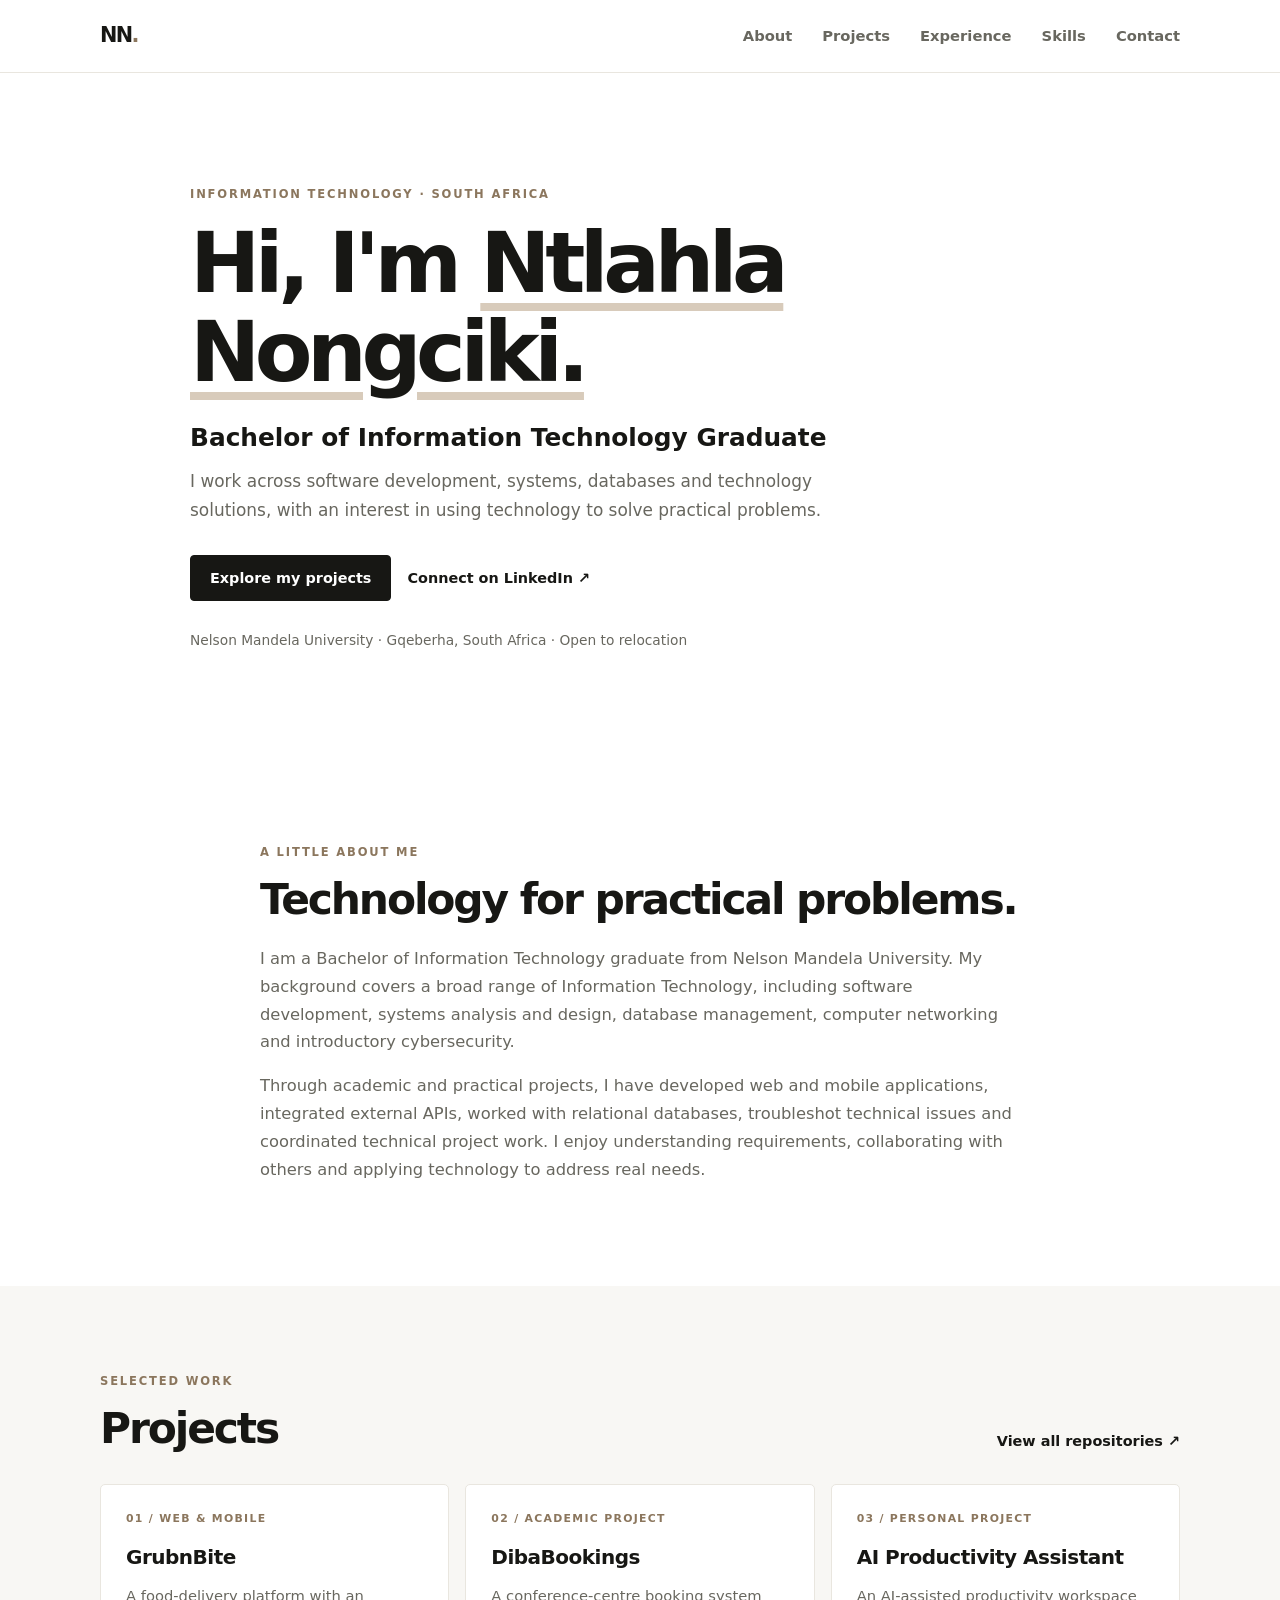
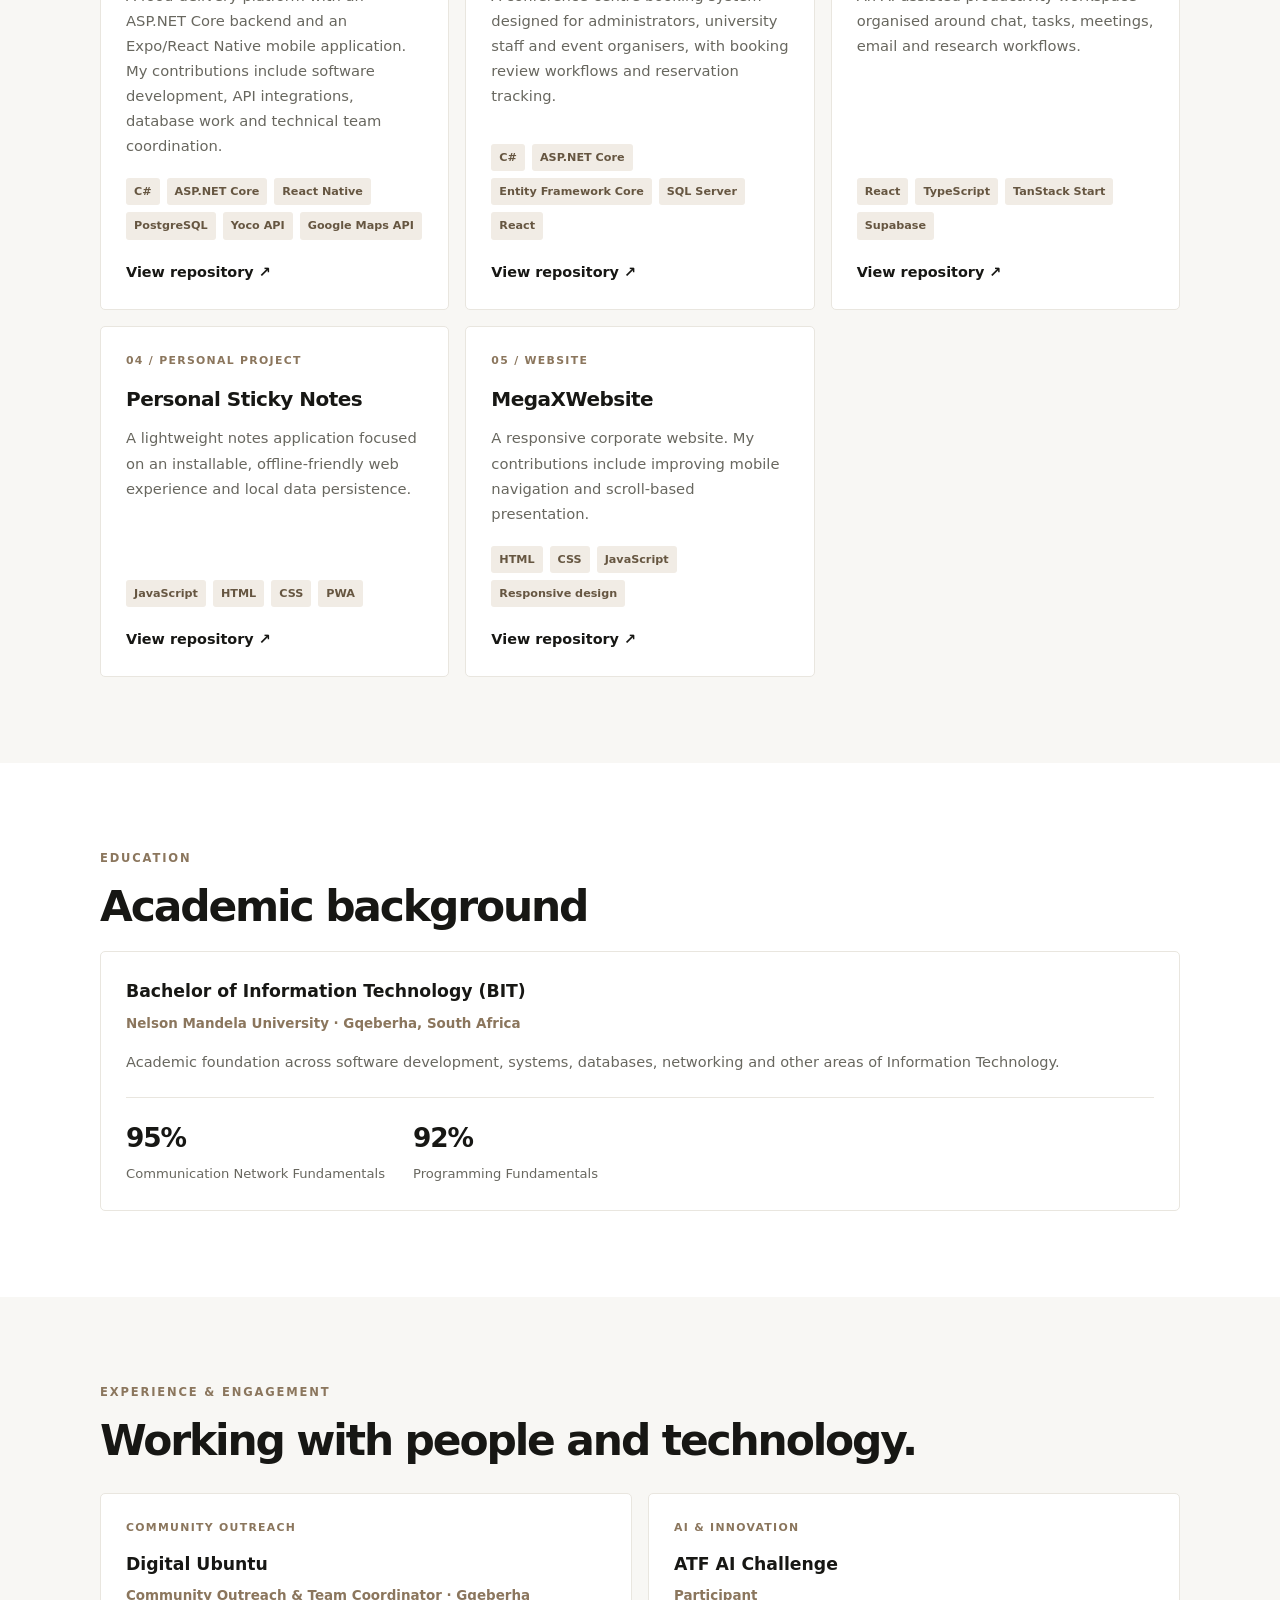
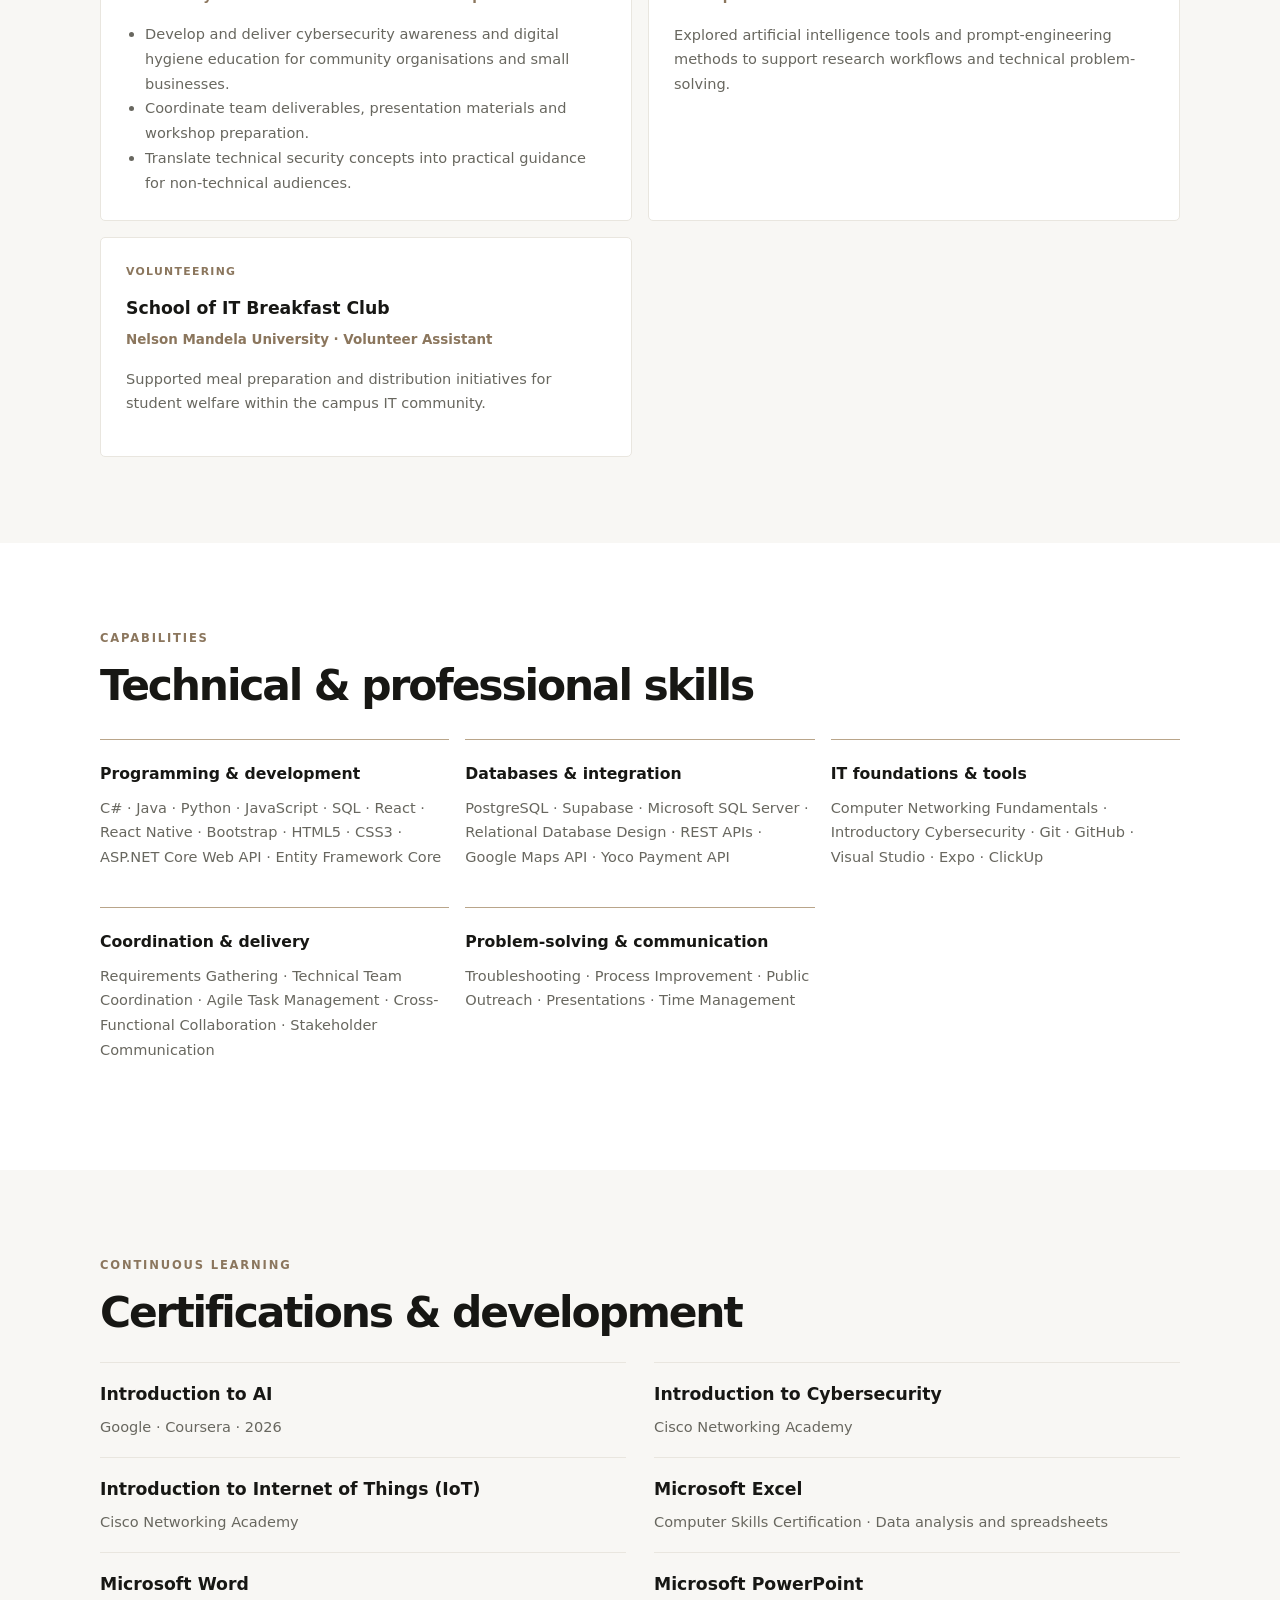
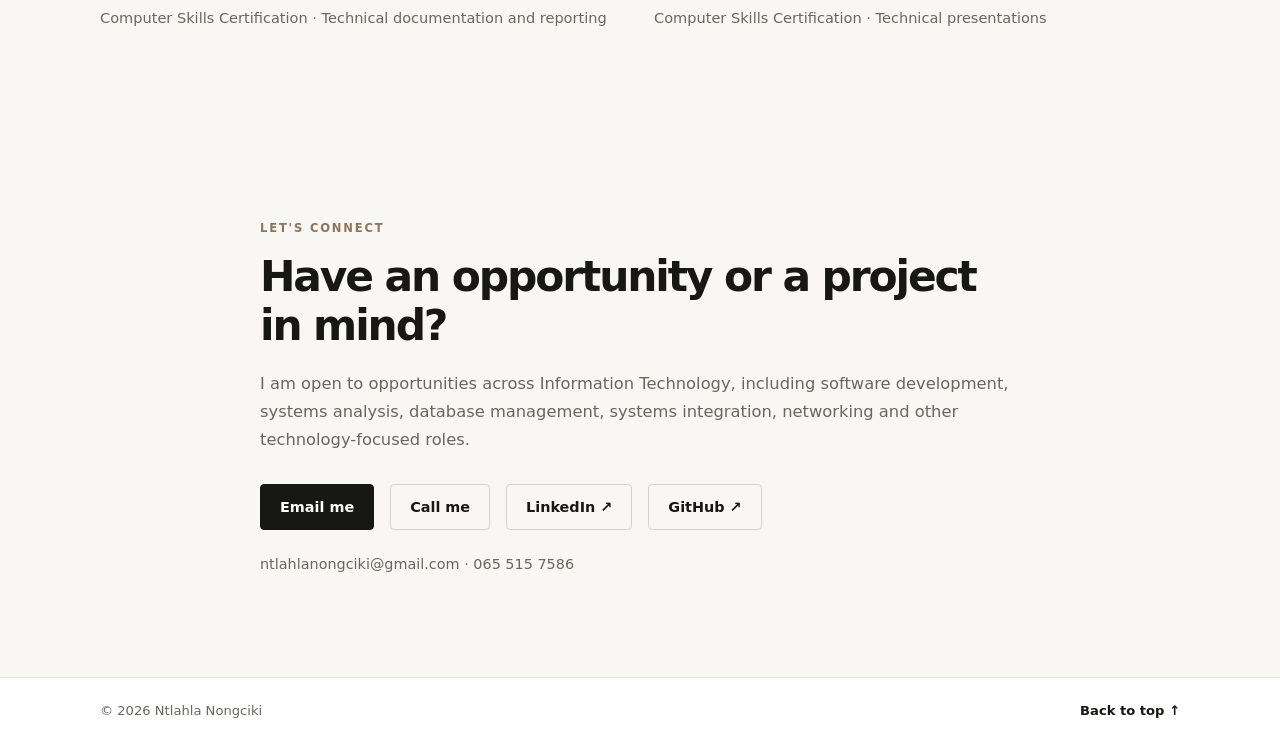
<file: index.html>
<!DOCTYPE html>
<html lang="en">
<head>
    <meta charset="utf-8">
    <meta name="viewport" content="width=device-width, initial-scale=1">
    <meta name="description" content="Portfolio of Ntlahla Nongciki, Bachelor of Information Technology graduate with experience across software development, systems, databases, networking and technology solutions.">
    <meta name="theme-color" content="#ffffff">
    <title>Ntlahla Nongciki | Information Technology</title>
    <link rel="stylesheet" href="Style.css">
</head>
<body>
    <header class="site-header">
        <nav class="nav container" aria-label="Main navigation">
            <a class="brand" href="#home" aria-label="Ntlahla Nongciki, home">NN<span>.</span></a>
            <div class="nav-links">
                <a href="#about">About</a>
                <a href="#projects">Projects</a>
                <a href="#experience">Experience</a>
                <a href="#skills">Skills</a>
                <a href="#contact">Contact</a>
            </div>
        </nav>
    </header>

    <main>
        <section class="hero" id="home">
            <div class="container hero-content">
                <p class="eyebrow">INFORMATION TECHNOLOGY · SOUTH AFRICA</p>
                <h1>Hi, I'm <span>Ntlahla Nongciki.</span></h1>
                <h2>Bachelor of Information Technology Graduate</h2>
                <p class="hero-copy">I work across software development, systems, databases and technology solutions, with an interest in using technology to solve practical problems.</p>
                <div class="hero-actions">
                    <a class="button button-primary" href="#projects">Explore my projects</a>
                    <a class="text-link" href="https://www.linkedin.com/in/ntlahla-nongciki-a1a603303/" target="_blank" rel="noopener noreferrer">Connect on LinkedIn ↗</a>
                </div>
                <p class="location-note">Nelson Mandela University · Gqeberha, South Africa · Open to relocation</p>
            </div>
        </section>

        <section class="section about" id="about">
            <div class="container narrow">
                <p class="eyebrow">A LITTLE ABOUT ME</p>
                <h2>Technology for practical problems.</h2>
                <p>I am a Bachelor of Information Technology graduate from Nelson Mandela University. My background covers a broad range of Information Technology, including software development, systems analysis and design, database management, computer networking and introductory cybersecurity.</p>
                <p>Through academic and practical projects, I have developed web and mobile applications, integrated external APIs, worked with relational databases, troubleshot technical issues and coordinated technical project work. I enjoy understanding requirements, collaborating with others and applying technology to address real needs.</p>
            </div>
        </section>

        <section class="section projects" id="projects">
            <div class="container">
                <div class="section-heading">
                    <div><p class="eyebrow">SELECTED WORK</p><h2>Projects</h2></div>
                    <a class="text-link" href="https://github.com/Ntlahla5408?tab=repositories" target="_blank" rel="noopener noreferrer">View all repositories ↗</a>
                </div>
                <div class="project-grid">
                    <article class="project-card">
                        <p class="project-number">01 / WEB &amp; MOBILE</p><h3>GrubnBite</h3>
                        <p>A food-delivery platform with an ASP.NET Core backend and an Expo/React Native mobile application. My contributions include software development, API integrations, database work and technical team coordination.</p>
                        <ul class="tag-list"><li>C#</li><li>ASP.NET Core</li><li>React Native</li><li>PostgreSQL</li><li>Yoco API</li><li>Google Maps API</li></ul>
                        <a class="card-link" href="https://github.com/Mega-X-Industries/GrabnBite" target="_blank" rel="noopener noreferrer">View repository ↗</a>
                    </article>
                    <article class="project-card">
                        <p class="project-number">02 / ACADEMIC PROJECT</p><h3>DibaBookings</h3>
                        <p>A conference-centre booking system designed for administrators, university staff and event organisers, with booking review workflows and reservation tracking.</p>
                        <ul class="tag-list"><li>C#</li><li>ASP.NET Core</li><li>Entity Framework Core</li><li>SQL Server</li><li>React</li></ul>
                        <a class="card-link" href="https://github.com/Ntlahla5408/DibaBookings" target="_blank" rel="noopener noreferrer">View repository ↗</a>
                    </article>
                    <article class="project-card">
                        <p class="project-number">03 / PERSONAL PROJECT</p><h3>AI Productivity Assistant</h3>
                        <p>An AI-assisted productivity workspace organised around chat, tasks, meetings, email and research workflows.</p>
                        <ul class="tag-list"><li>React</li><li>TypeScript</li><li>TanStack Start</li><li>Supabase</li></ul>
                        <a class="card-link" href="https://github.com/Ntlahla5408/ai_productivity_assistant" target="_blank" rel="noopener noreferrer">View repository ↗</a>
                    </article>
                    <article class="project-card">
                        <p class="project-number">04 / PERSONAL PROJECT</p><h3>Personal Sticky Notes</h3>
                        <p>A lightweight notes application focused on an installable, offline-friendly web experience and local data persistence.</p>
                        <ul class="tag-list"><li>JavaScript</li><li>HTML</li><li>CSS</li><li>PWA</li></ul>
                        <a class="card-link" href="https://github.com/Ntlahla5408/Personal_Sticky_Notes" target="_blank" rel="noopener noreferrer">View repository ↗</a>
                    </article>
                    <article class="project-card">
                        <p class="project-number">05 / WEBSITE</p><h3>MegaXWebsite</h3>
                        <p>A responsive corporate website. My contributions include improving mobile navigation and scroll-based presentation.</p>
                        <ul class="tag-list"><li>HTML</li><li>CSS</li><li>JavaScript</li><li>Responsive design</li></ul>
                        <a class="card-link" href="https://github.com/Mega-X-Industries/MegaXWebsite" target="_blank" rel="noopener noreferrer">View repository ↗</a>
                    </article>
                </div>
            </div>
        </section>

        <section class="section education" id="education">
            <div class="container">
                <p class="eyebrow">EDUCATION</p><h2>Academic background</h2>
                <article class="detail-card">
                    <div><h3>Bachelor of Information Technology (BIT)</h3><p class="detail-meta">Nelson Mandela University · Gqeberha, South Africa</p></div>
                    <p>Academic foundation across software development, systems, databases, networking and other areas of Information Technology.</p>
                    <div class="achievement-list">
                        <div><strong>95%</strong><span>Communication Network Fundamentals</span></div>
                        <div><strong>92%</strong><span>Programming Fundamentals</span></div>
                    </div>
                </article>
            </div>
        </section>

        <section class="section experience" id="experience">
            <div class="container">
                <p class="eyebrow">EXPERIENCE &amp; ENGAGEMENT</p><h2>Working with people and technology.</h2>
                <div class="detail-grid">
                    <article class="detail-card">
                        <p class="project-number">COMMUNITY OUTREACH</p><h3>Digital Ubuntu</h3>
                        <p class="detail-meta">Community Outreach &amp; Team Coordinator · Gqeberha</p>
                        <ul><li>Develop and deliver cybersecurity awareness and digital hygiene education for community organisations and small businesses.</li><li>Coordinate team deliverables, presentation materials and workshop preparation.</li><li>Translate technical security concepts into practical guidance for non-technical audiences.</li></ul>
                    </article>
                    <article class="detail-card">
                        <p class="project-number">AI &amp; INNOVATION</p><h3>ATF AI Challenge</h3>
                        <p class="detail-meta">Participant</p>
                        <p>Explored artificial intelligence tools and prompt-engineering methods to support research workflows and technical problem-solving.</p>
                    </article>
                    <article class="detail-card">
                        <p class="project-number">VOLUNTEERING</p><h3>School of IT Breakfast Club</h3>
                        <p class="detail-meta">Nelson Mandela University · Volunteer Assistant</p>
                        <p>Supported meal preparation and distribution initiatives for student welfare within the campus IT community.</p>
                    </article>
                </div>
            </div>
        </section>

        <section class="section skills" id="skills">
            <div class="container">
                <p class="eyebrow">CAPABILITIES</p><h2>Technical &amp; professional skills</h2>
                <div class="skill-groups">
                    <div class="skill-group"><h3>Programming &amp; development</h3><p>C# · Java · Python · JavaScript · SQL · React · React Native · Bootstrap · HTML5 · CSS3 · ASP.NET Core Web API · Entity Framework Core</p></div>
                    <div class="skill-group"><h3>Databases &amp; integration</h3><p>PostgreSQL · Supabase · Microsoft SQL Server · Relational Database Design · REST APIs · Google Maps API · Yoco Payment API</p></div>
                    <div class="skill-group"><h3>IT foundations &amp; tools</h3><p>Computer Networking Fundamentals · Introductory Cybersecurity · Git · GitHub · Visual Studio · Expo · ClickUp</p></div>
                    <div class="skill-group"><h3>Coordination &amp; delivery</h3><p>Requirements Gathering · Technical Team Coordination · Agile Task Management · Cross-Functional Collaboration · Stakeholder Communication</p></div>
                    <div class="skill-group"><h3>Problem-solving &amp; communication</h3><p>Troubleshooting · Process Improvement · Public Outreach · Presentations · Time Management</p></div>
                </div>
            </div>
        </section>

        <section class="section certifications" id="certifications">
            <div class="container">
                <p class="eyebrow">CONTINUOUS LEARNING</p><h2>Certifications &amp; development</h2>
                <div class="cert-list">
                    <div><h3>Introduction to AI</h3><p>Google · Coursera · 2026</p></div>
                    <div><h3>Introduction to Cybersecurity</h3><p>Cisco Networking Academy</p></div>
                    <div><h3>Introduction to Internet of Things (IoT)</h3><p>Cisco Networking Academy</p></div>
                    <div><h3>Microsoft Excel</h3><p>Computer Skills Certification · Data analysis and spreadsheets</p></div>
                    <div><h3>Microsoft Word</h3><p>Computer Skills Certification · Technical documentation and reporting</p></div>
                    <div><h3>Microsoft PowerPoint</h3><p>Computer Skills Certification · Technical presentations</p></div>
                </div>
            </div>
        </section>

        <section class="section contact" id="contact">
            <div class="container narrow">
                <p class="eyebrow">LET'S CONNECT</p>
                <h2>Have an opportunity or a project in mind?</h2>
                <p>I am open to opportunities across Information Technology, including software development, systems analysis, database management, systems integration, networking and other technology-focused roles.</p>
                <div class="contact-actions">
                    <a class="button button-primary" href="mailto:ntlahlanongciki@gmail.com">Email me</a>
                    <a class="button button-secondary" href="tel:+27655157586">Call me</a>
                    <a class="button button-secondary" href="https://www.linkedin.com/in/ntlahla-nongciki-a1a603303/" target="_blank" rel="noopener noreferrer">LinkedIn ↗</a>
                    <a class="button button-secondary" href="https://github.com/Ntlahla5408" target="_blank" rel="noopener noreferrer">GitHub ↗</a>
                </div>
                <p class="contact-email">ntlahlanongciki@gmail.com · 065 515 7586</p>
            </div>
        </section>
    </main>

    <footer class="site-footer"><div class="container footer-inner"><span>© 2026 Ntlahla Nongciki</span><a href="#home">Back to top ↑</a></div></footer>
</body>
</html>
</file>
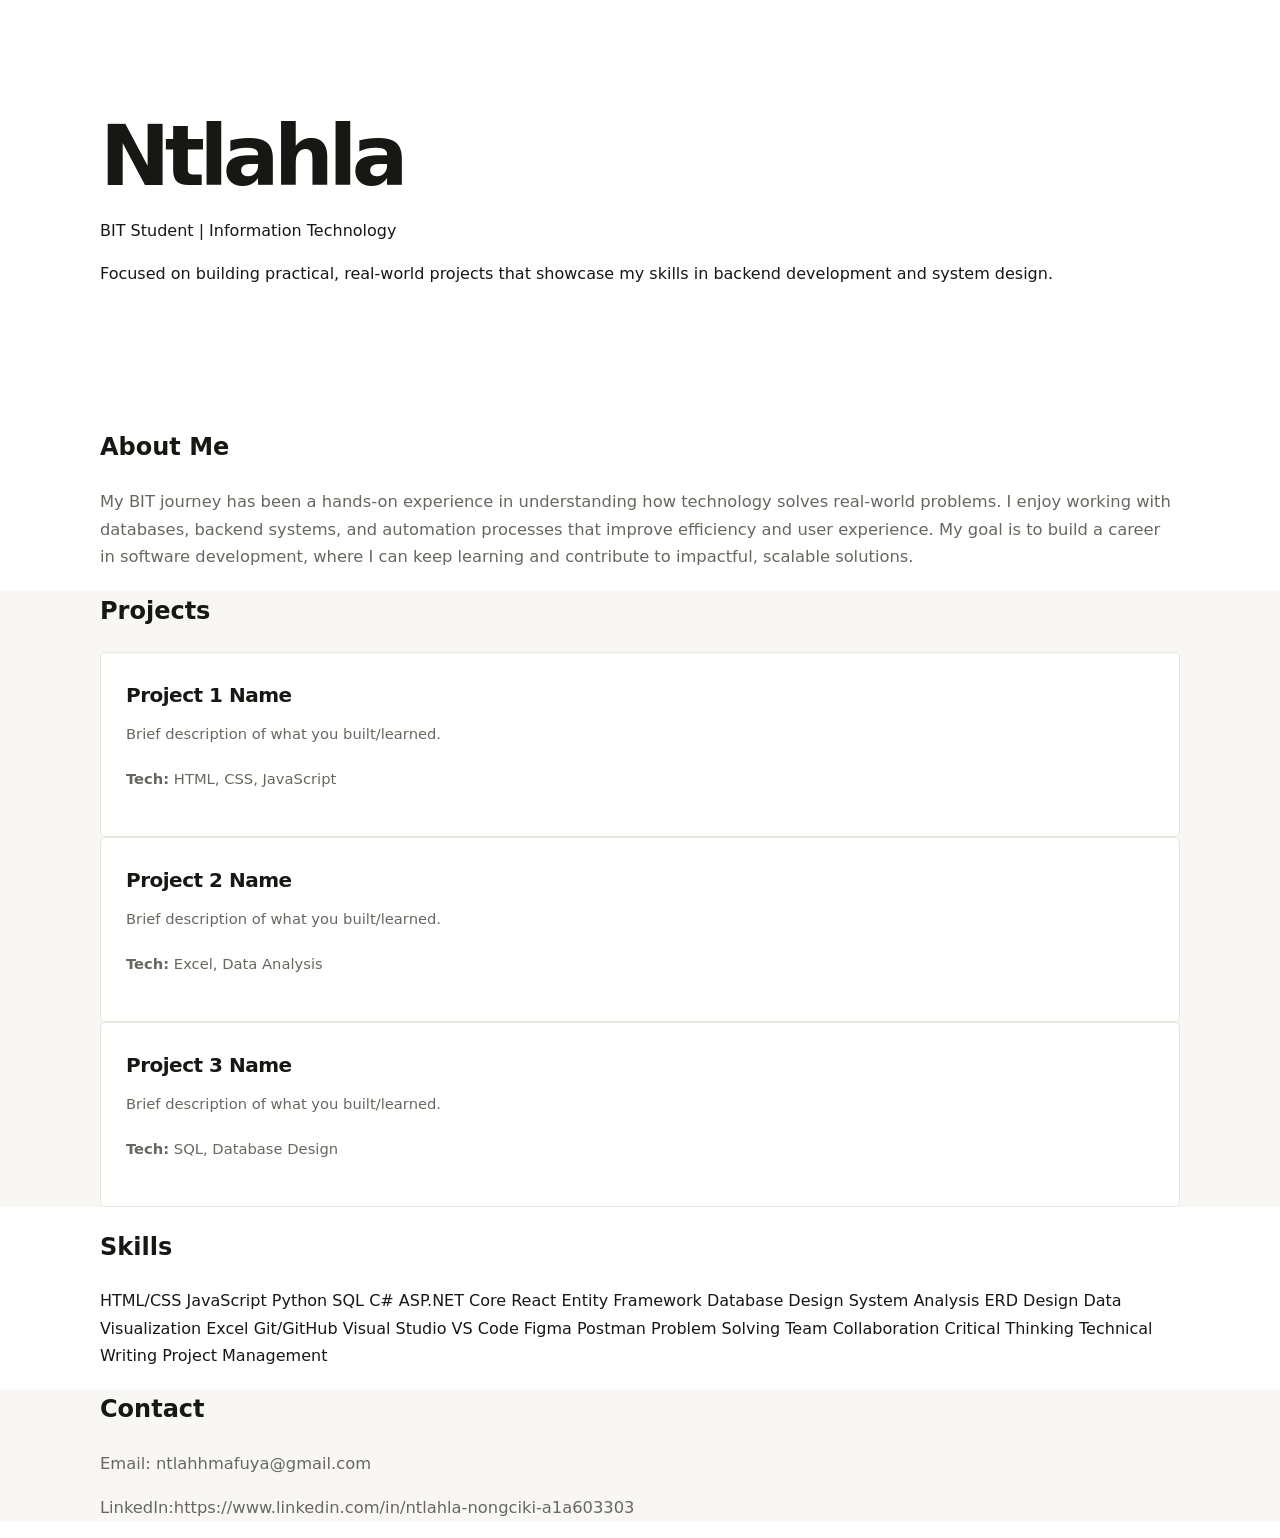
<file: Basics.html>
﻿<!DOCTYPE html>
<html>
<head>
    <meta charset="utf-8" />
    <title>Ntlahla</title>
    <link href="Style.css" rel="stylesheet" />
</head>
<body>
    <!-- HERO SECTION -->
    <section class="hero">
        <div class="container">
            <h1>Ntlahla</h1>
            <p>BIT Student | Information Technology</p>
            <p>
                Focused on building practical, real-world projects that showcase my skills in backend development and system design.
            </p>
        </div>
    </section>

    <!-- ABOUT -->
    <section class="about">
        <div class="container">
            <h2>About Me</h2>
            <p>
                My BIT journey has been a hands-on experience in understanding how technology solves real-world problems.
                I enjoy working with databases, backend systems, and automation processes that improve efficiency and user experience.
                My goal is to build a career in software development, where I can keep learning and contribute to impactful, scalable solutions.
            </p>
        </div>
    </section>

    <!-- PROJECTS -->
    <section class="projects">
        <div class="container">
            <h2>Projects</h2>

            <div class="project-card">
                <h3>Project 1 Name</h3>
                <p>Brief description of what you built/learned.</p>
                <p><strong>Tech:</strong> HTML, CSS, JavaScript</p>
            </div>

            <div class="project-card">
                <h3>Project 2 Name</h3>
                <p>Brief description of what you built/learned.</p>
                <p><strong>Tech:</strong> Excel, Data Analysis</p>
            </div>

            <div class="project-card">
                <h3>Project 3 Name</h3>
                <p>Brief description of what you built/learned.</p>
                <p><strong>Tech:</strong> SQL, Database Design</p>
            </div>
        </div>
    </section>

    <!-- SKILLS -->
    <section class="skills">
        <div class="container">
            <h2>Skills</h2>
            <div class="skills-list">
                <!-- Core Technical Skills -->
                <span class="skill-tag">HTML/CSS</span>
                <span class="skill-tag">JavaScript</span>
                <span class="skill-tag">Python</span>
                <span class="skill-tag">SQL</span>
                <span class="skill-tag">C#</span>
                <span class="skill-tag">ASP.NET Core</span>
                <span class="skill-tag">React</span>
                <span class="skill-tag">Entity Framework</span>

                <!-- Data & Systems -->
                <span class="skill-tag">Database Design</span>
                <span class="skill-tag">System Analysis</span>
                <span class="skill-tag">ERD Design</span>
                <span class="skill-tag">Data Visualization</span>
                <span class="skill-tag">Excel</span>

                <!-- Tools & Platforms -->
                <span class="skill-tag">Git/GitHub</span>
                <span class="skill-tag">Visual Studio</span>
                <span class="skill-tag">VS Code</span>
                <span class="skill-tag">Figma</span>
                <span class="skill-tag">Postman</span>

                <!-- Professional & Soft Skills -->
                <span class="skill-tag">Problem Solving</span>
                <span class="skill-tag">Team Collaboration</span>
                <span class="skill-tag">Critical Thinking</span>
                <span class="skill-tag">Technical Writing</span>
                <span class="skill-tag">Project Management</span>
            </div>
        </div>
    </section>


    <!-- CONTACT -->
    <section class="contact">
        <div class="container">
            <h2>Contact</h2>
            <p>Email: ntlahhmafuya@gmail.com</p>
            <p>LinkedIn:https://www.linkedin.com/in/ntlahla-nongciki-a1a603303</p>
        </div>
    </section>
</body>
</html>
</file>
<file: Style.css>
:root {
    color-scheme: light;
    --ink: #171714;
    --muted: #68675f;
    --paper: #ffffff;
    --soft: #f8f7f4;
    --line: #e9e6df;
    --accent: #b9a58a;
    --accent-dark: #8b765d;
    --accent-wash: #f1ece5;
    font-family: Inter, ui-sans-serif, system-ui, -apple-system, BlinkMacSystemFont, "Segoe UI", sans-serif;
}

* { box-sizing: border-box; }
html { scroll-behavior: smooth; scroll-padding-top: 84px; }
body { margin: 0; background: var(--paper); color: var(--ink); line-height: 1.7; }
a { color: inherit; }
.container { width: min(1080px, calc(100% - 48px)); margin-inline: auto; }
.narrow { max-width: 760px; }

.site-header { position: sticky; top: 0; z-index: 10; background: rgba(255,255,255,.96); border-bottom: 1px solid var(--line); }
.nav { min-height: 72px; display: flex; align-items: center; justify-content: space-between; gap: 24px; }
.brand { font-size: 1.3rem; font-weight: 850; letter-spacing: -.08em; text-decoration: none; }
.brand span { color: var(--accent-dark); }
.nav-links { display: flex; gap: 30px; }
.nav-links a { color: var(--muted); font-size: .92rem; font-weight: 600; text-decoration: none; transition: color .18s ease; }
.nav-links a:hover, .text-link:hover, .card-link:hover, .site-footer a:hover { color: var(--accent-dark); }

.hero { padding: 112px 0 104px; background: var(--paper); }
.hero-content { max-width: 900px; }
.eyebrow { margin: 0 0 14px; color: var(--accent-dark); font-size: .72rem; font-weight: 800; letter-spacing: .16em; }
.hero h1 { max-width: 850px; margin: 0; font-size: clamp(2.8rem, 7vw, 5.25rem); line-height: 1.06; letter-spacing: -.065em; }
.hero h1 span { text-decoration: underline; text-decoration-color: #d8cbbb; text-decoration-thickness: .09em; text-underline-offset: .13em; }
.hero h2 { max-width: 700px; margin: 24px 0 12px; font-size: clamp(1.15rem, 2.7vw, 1.55rem); font-weight: 600; line-height: 1.4; }
.hero-copy { max-width: 650px; margin: 0; color: var(--muted); font-size: 1.06rem; }
.hero-actions, .contact-actions { display: flex; flex-wrap: wrap; align-items: center; gap: 16px; margin-top: 30px; }
.button { display: inline-flex; min-height: 46px; align-items: center; justify-content: center; padding: 10px 19px; border: 1px solid var(--ink); border-radius: 4px; font-size: .9rem; font-weight: 700; text-decoration: none; transition: background .18s ease, color .18s ease, border-color .18s ease; }
.button-primary { background: var(--ink); color: #fff; }
.button-primary:hover { background: var(--accent-dark); border-color: var(--accent-dark); }
.button-secondary { border-color: #d8d3ca; color: var(--ink); }
.button-secondary:hover { background: var(--accent-wash); border-color: var(--accent); }
.text-link, .card-link { color: var(--ink); font-size: .9rem; font-weight: 700; text-decoration: none; }
.location-note { margin: 28px 0 0; color: var(--muted); font-size: .86rem; }

.section { padding: 86px 0; }
.section h2 { margin: 0 0 20px; font-size: clamp(2rem, 4vw, 2.65rem); line-height: 1.15; letter-spacing: -.05em; }
.about p:not(.eyebrow), .contact p:not(.eyebrow) { color: var(--muted); font-size: 1.02rem; }
.projects { background: var(--soft); }
.section-heading { display: flex; align-items: end; justify-content: space-between; gap: 20px; margin-bottom: 30px; }
.section-heading h2 { margin-bottom: 0; }
.project-grid { display: grid; grid-template-columns: repeat(3, minmax(0, 1fr)); gap: 16px; }
.project-card { display: flex; flex-direction: column; min-height: 100%; padding: 25px; border: 1px solid var(--line); border-radius: 5px; background: var(--paper); }
.project-number { margin: 0 0 12px; color: var(--accent-dark); font-size: .68rem; font-weight: 800; letter-spacing: .12em; }
.project-card h3 { margin: 0 0 9px; font-size: 1.25rem; letter-spacing: -.025em; }
.project-card p:not(.project-number) { margin: 0 0 20px; color: var(--muted); font-size: .92rem; }
.tag-list { display: flex; flex-wrap: wrap; gap: 7px; margin: auto 0 20px; padding: 0; list-style: none; }
.tag-list li { padding: 4px 8px; border-radius: 3px; background: var(--accent-wash); color: #665641; font-size: .7rem; font-weight: 650; }
.card-link { align-self: flex-start; }

.skills { background: var(--paper); }
.skill-groups { display: grid; grid-template-columns: repeat(3, minmax(0, 1fr)); gap: 16px; margin-top: 28px; }
.skill-group { padding: 21px 0; border-top: 1px solid var(--accent); }
.skill-group h3 { margin: 0 0 8px; font-size: .98rem; }
.skill-group p { margin: 0; color: var(--muted); font-size: .91rem; }

.contact { background: var(--soft); }
.contact-email { margin-top: 22px; font-size: .9rem !important; }
.site-footer { padding: 22px 0; border-top: 1px solid var(--line); background: var(--paper); color: var(--muted); font-size: .82rem; }
.footer-inner { display: flex; justify-content: space-between; gap: 16px; }
.site-footer a { color: var(--ink); font-weight: 650; text-decoration: none; }

:focus-visible { outline: 2px solid var(--accent-dark); outline-offset: 4px; }
@media (max-width: 850px) {
    .project-grid { grid-template-columns: repeat(2, minmax(0, 1fr)); }
    .hero { padding: 88px 0 82px; }
}
@media (max-width: 600px) {
    .container { width: min(100% - 36px, 1080px); }
    .nav { min-height: 64px; }
    .nav-links { gap: 17px; }
    .nav-links a { font-size: .84rem; }
    .hero { padding: 72px 0 68px; }
    .hero h1 { font-size: clamp(2.5rem, 12vw, 3.6rem); }
    .hero-copy { font-size: .98rem; }
    .section { padding: 66px 0; }
    .section-heading { align-items: flex-start; flex-direction: column; }
    .project-grid, .skill-groups { grid-template-columns: 1fr; }
    .project-card { padding: 22px; }
    .footer-inner { flex-direction: column; gap: 5px; }
}
@media (max-width: 390px) {
    .nav { align-items: flex-start; flex-direction: column; justify-content: center; gap: 2px; padding-block: 9px; }
    .nav-links { width: 100%; justify-content: space-between; }
}
@media (prefers-reduced-motion: reduce) {
    *, *::before, *::after { scroll-behavior: auto !important; transition-duration: .01ms !important; }
}

/* Additional CV-aligned portfolio sections */
.education { background: var(--paper); }
.experience { background: var(--soft); }
.certifications { background: var(--soft); }
.detail-grid { display: grid; grid-template-columns: repeat(2, minmax(0, 1fr)); gap: 16px; margin-top: 28px; }
.detail-card { padding: 25px; border: 1px solid var(--line); border-radius: 5px; background: var(--paper); }
.detail-card h3, .cert-list h3 { margin: 0 0 6px; font-size: 1.08rem; }
.detail-card p:not(.project-number), .detail-card li, .cert-list p { color: var(--muted); font-size: .91rem; }
.detail-card ul { margin: 14px 0 0; padding-left: 19px; }
.detail-meta { margin: 0 0 14px; color: var(--accent-dark) !important; font-size: .84rem !important; font-weight: 650; }
.achievement-list { display: flex; flex-wrap: wrap; gap: 28px; margin-top: 22px; padding-top: 18px; border-top: 1px solid var(--line); }
.achievement-list div { display: flex; flex-direction: column; gap: 2px; }
.achievement-list strong { font-size: 1.65rem; letter-spacing: -.04em; }
.achievement-list span { color: var(--muted); font-size: .82rem; }
.cert-list { display: grid; grid-template-columns: repeat(2, minmax(0, 1fr)); gap: 0 28px; margin-top: 24px; }
.cert-list div { padding: 17px 0; border-top: 1px solid var(--line); }
.cert-list p { margin: 0; }
@media (max-width: 600px) {
    .detail-grid, .cert-list { grid-template-columns: 1fr; }
    .detail-card { padding: 21px; }
}
</file>
